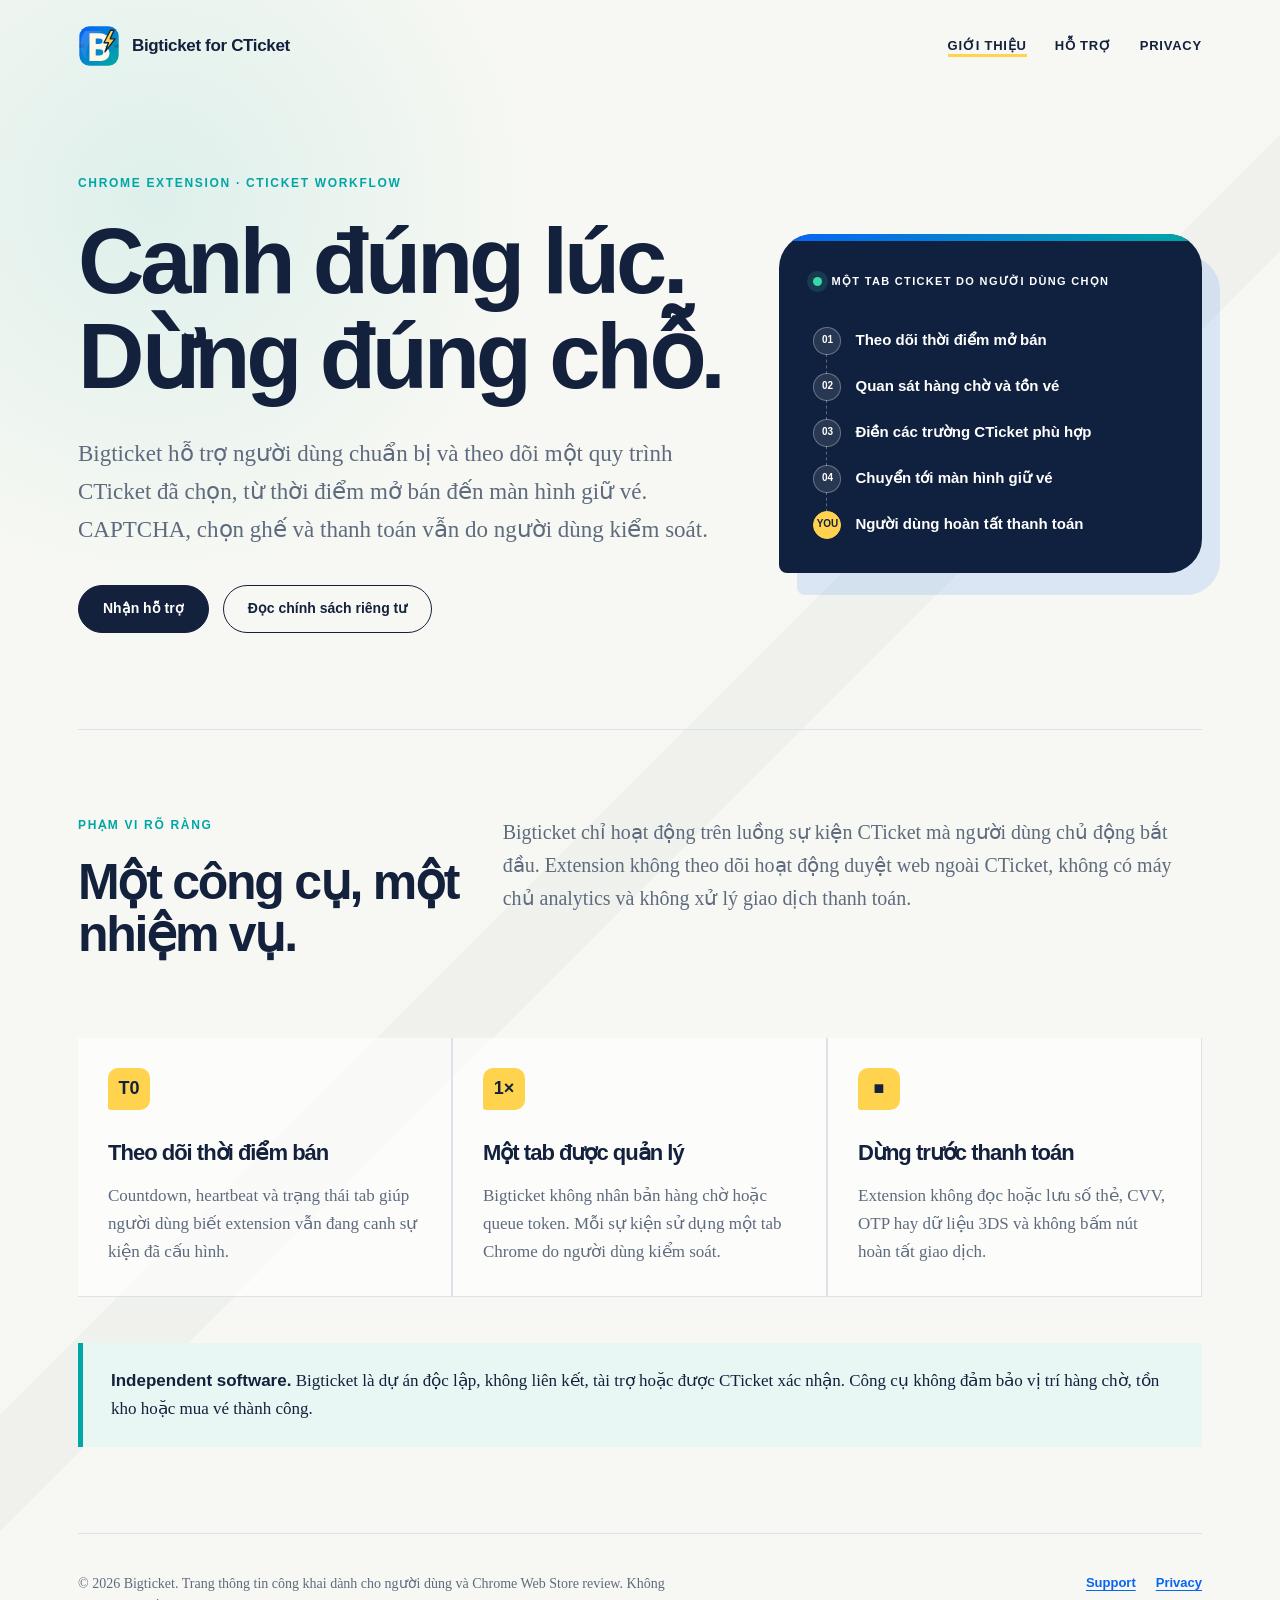
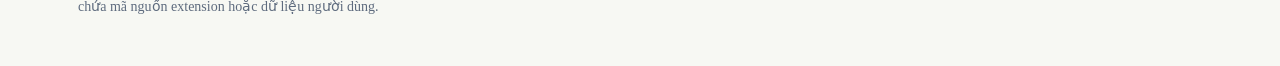
<file: index.html>
<!doctype html>
<html lang="vi">
<head>
  <meta charset="utf-8">
  <meta name="viewport" content="width=device-width, initial-scale=1">
  <meta name="description" content="Bigticket for CTicket là trợ lý Chrome giúp chuẩn bị, theo dõi và xử lý quy trình mua vé CTicket trong một tab do người dùng quản lý.">
  <meta name="theme-color" content="#10213f">
  <title>Bigticket for CTicket</title>
  <link rel="icon" href="./assets/bigticket-mark.svg" type="image/svg+xml">
  <link rel="stylesheet" href="./assets/styles.css">
</head>
<body>
  <div class="site-shell">
    <header class="site-header">
      <a class="brand" href="./" aria-label="Bigticket home">
        <img src="./assets/bigticket-mark.svg" alt="">
        <span>Bigticket for CTicket</span>
      </a>
      <nav class="site-nav" aria-label="Điều hướng chính">
        <a href="./" aria-current="page">Giới thiệu</a>
        <a href="./support/">Hỗ trợ</a>
        <a href="./privacy/">Privacy</a>
      </nav>
    </header>

    <main>
      <section class="hero">
        <div class="hero-copy">
          <p class="eyebrow">Chrome extension · CTicket workflow</p>
          <h1>Canh đúng lúc. Dừng đúng chỗ.</h1>
          <p>Bigticket hỗ trợ người dùng chuẩn bị và theo dõi một quy trình CTicket đã chọn, từ thời điểm mở bán đến màn hình giữ vé. CAPTCHA, chọn ghế và thanh toán vẫn do người dùng kiểm soát.</p>
          <div class="actions">
            <a class="button button-primary" href="./support/">Nhận hỗ trợ</a>
            <a class="button button-secondary" href="./privacy/">Đọc chính sách riêng tư</a>
          </div>
        </div>

        <aside class="signal-card" aria-label="Phạm vi hoạt động của Bigticket">
          <div class="signal-status"><span class="signal-dot"></span> Một tab CTicket do người dùng chọn</div>
          <ol class="route">
            <li><span class="route-marker">01</span><span>Theo dõi thời điểm mở bán</span></li>
            <li><span class="route-marker">02</span><span>Quan sát hàng chờ và tồn vé</span></li>
            <li><span class="route-marker">03</span><span>Điền các trường CTicket phù hợp</span></li>
            <li><span class="route-marker">04</span><span>Chuyển tới màn hình giữ vé</span></li>
            <li><span class="route-marker">YOU</span><span>Người dùng hoàn tất thanh toán</span></li>
          </ol>
        </aside>
      </section>

      <section class="section" aria-labelledby="scope-title">
        <div class="section-intro">
          <div>
            <p class="eyebrow">Phạm vi rõ ràng</p>
            <h2 id="scope-title">Một công cụ, một nhiệm vụ.</h2>
          </div>
          <p>Bigticket chỉ hoạt động trên luồng sự kiện CTicket mà người dùng chủ động bắt đầu. Extension không theo dõi hoạt động duyệt web ngoài CTicket, không có máy chủ analytics và không xử lý giao dịch thanh toán.</p>
        </div>

        <div class="feature-grid">
          <article class="feature">
            <span class="feature-icon" aria-hidden="true">T0</span>
            <h3>Theo dõi thời điểm bán</h3>
            <p>Countdown, heartbeat và trạng thái tab giúp người dùng biết extension vẫn đang canh sự kiện đã cấu hình.</p>
          </article>
          <article class="feature">
            <span class="feature-icon" aria-hidden="true">1×</span>
            <h3>Một tab được quản lý</h3>
            <p>Bigticket không nhân bản hàng chờ hoặc queue token. Mỗi sự kiện sử dụng một tab Chrome do người dùng kiểm soát.</p>
          </article>
          <article class="feature">
            <span class="feature-icon" aria-hidden="true">■</span>
            <h3>Dừng trước thanh toán</h3>
            <p>Extension không đọc hoặc lưu số thẻ, CVV, OTP hay dữ liệu 3DS và không bấm nút hoàn tất giao dịch.</p>
          </article>
        </div>

        <div class="notice">
          <strong>Independent software.</strong> Bigticket là dự án độc lập, không liên kết, tài trợ hoặc được CTicket xác nhận. Công cụ không đảm bảo vị trí hàng chờ, tồn kho hoặc mua vé thành công.
        </div>
      </section>
    </main>

    <footer class="site-footer">
      <div class="footer-inner">
        <p>© 2026 Bigticket. Trang thông tin công khai dành cho người dùng và Chrome Web Store review. Không chứa mã nguồn extension hoặc dữ liệu người dùng.</p>
        <div class="footer-links">
          <a href="./support/">Support</a>
          <a href="./privacy/">Privacy</a>
        </div>
      </div>
    </footer>
  </div>
</body>
</html>
</file>
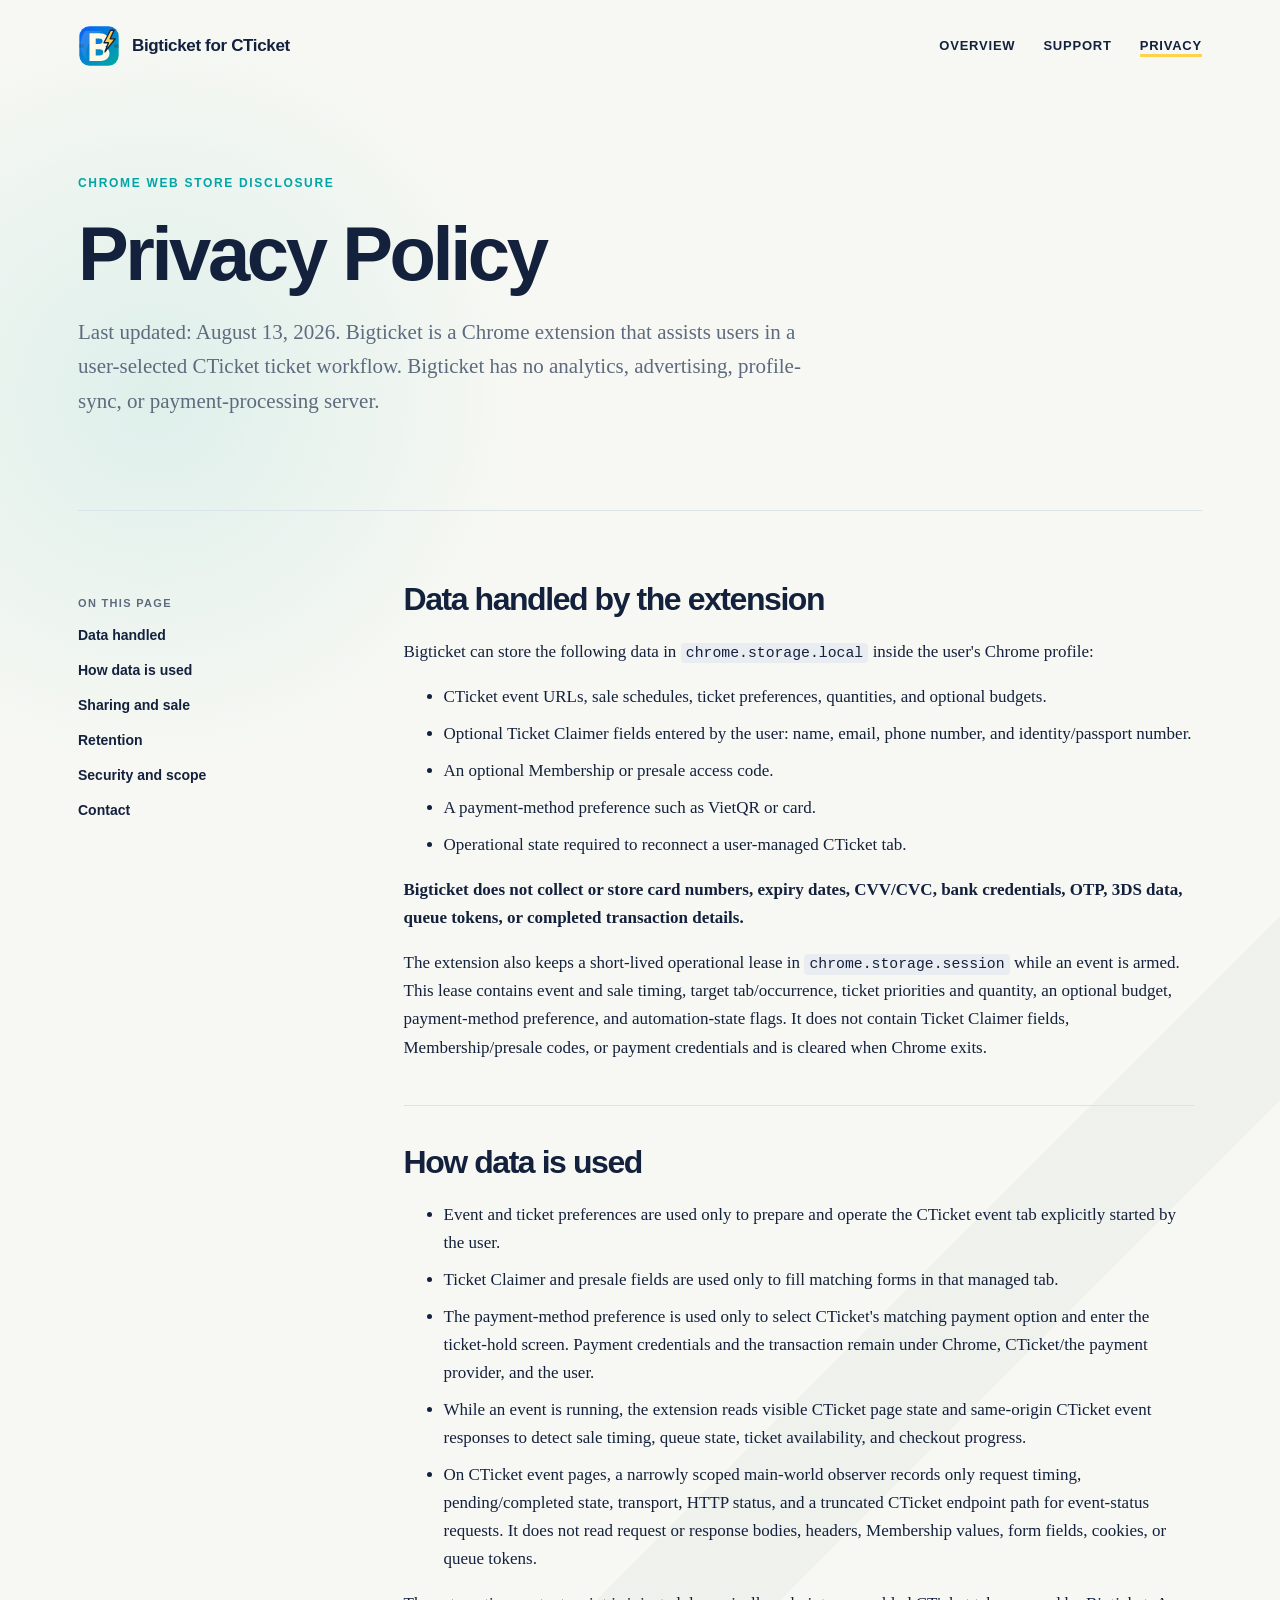
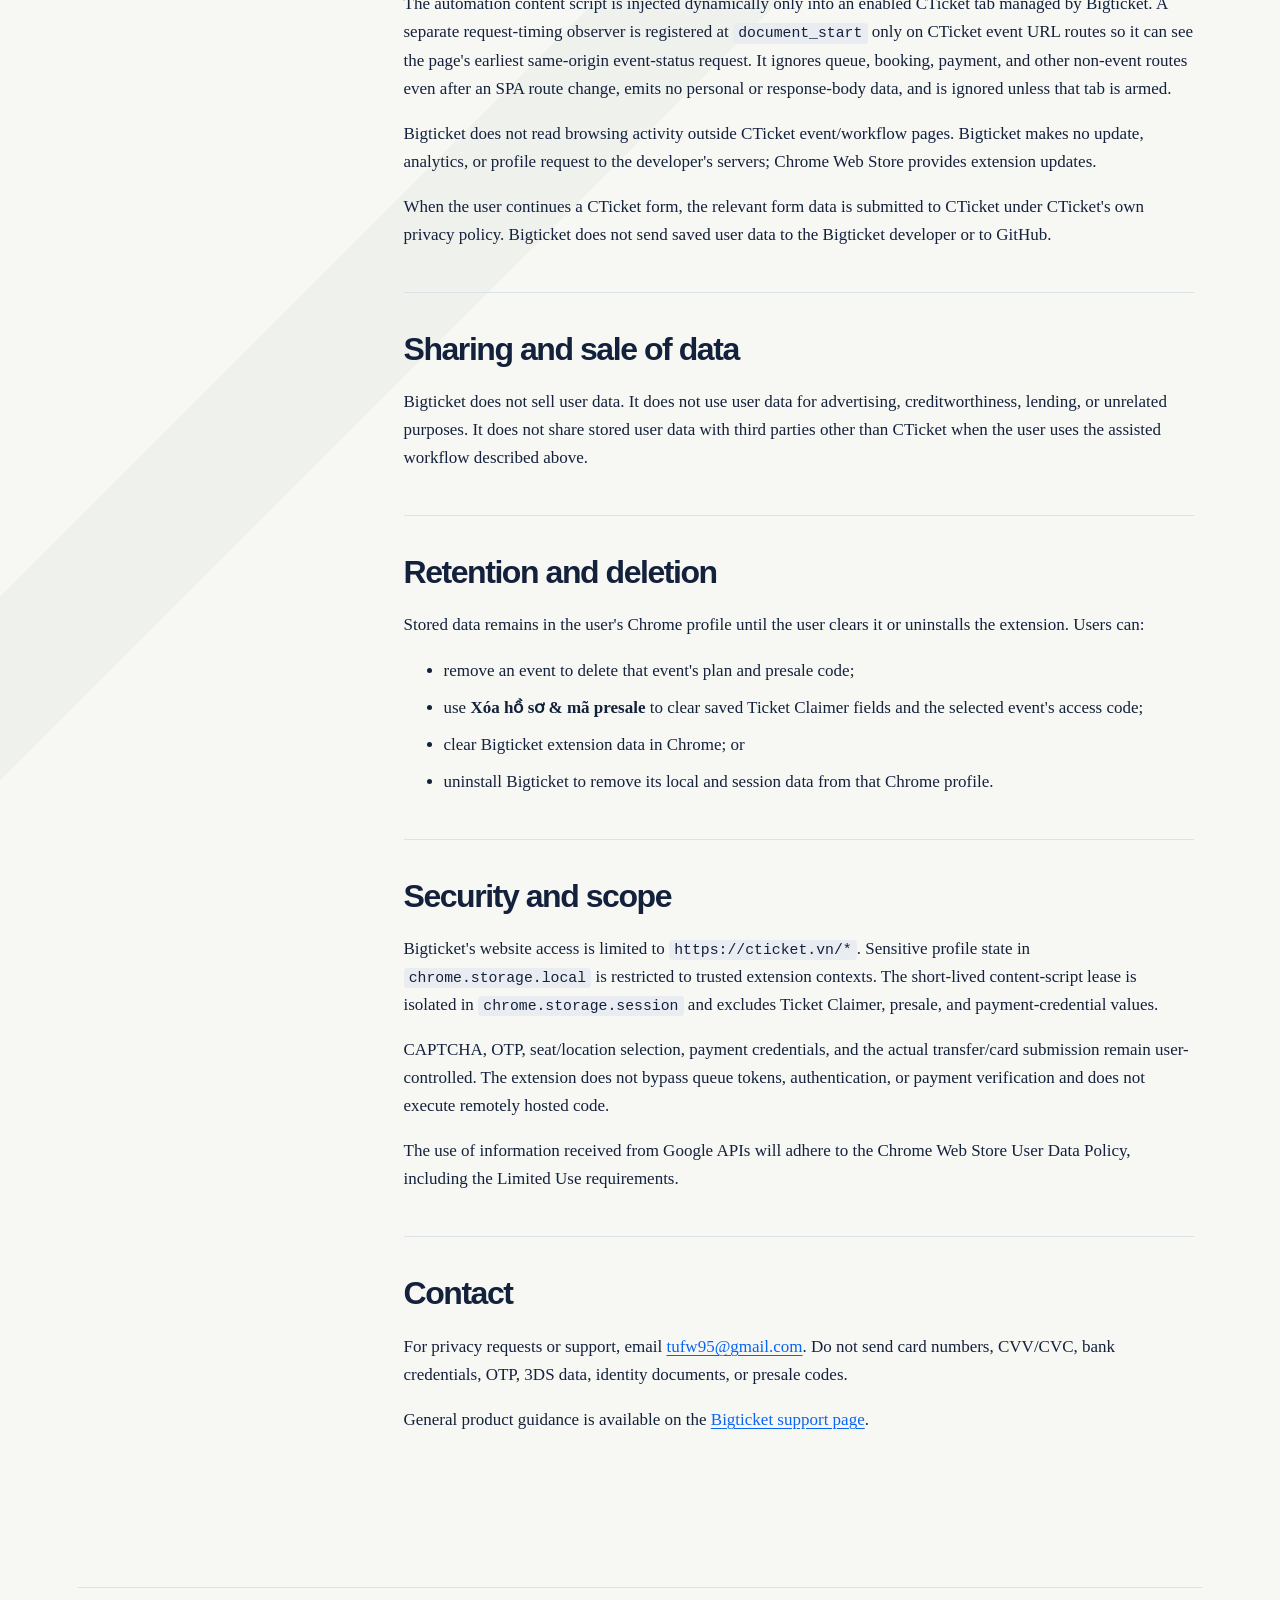
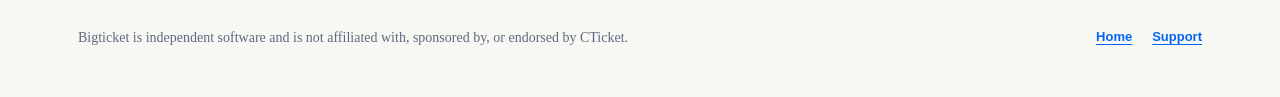
<file: privacy/index.html>
<!doctype html>
<html lang="en">
<head>
  <meta charset="utf-8">
  <meta name="viewport" content="width=device-width, initial-scale=1">
  <meta name="description" content="Bigticket for CTicket privacy policy.">
  <meta name="theme-color" content="#10213f">
  <title>Privacy Policy · Bigticket for CTicket</title>
  <link rel="icon" href="../assets/bigticket-mark.svg" type="image/svg+xml">
  <link rel="stylesheet" href="../assets/styles.css">
</head>
<body>
  <div class="site-shell">
    <header class="site-header">
      <a class="brand" href="../" aria-label="Bigticket home">
        <img src="../assets/bigticket-mark.svg" alt="">
        <span>Bigticket for CTicket</span>
      </a>
      <nav class="site-nav" aria-label="Primary navigation">
        <a href="../">Overview</a>
        <a href="../support/">Support</a>
        <a href="./" aria-current="page">Privacy</a>
      </nav>
    </header>

    <main>
      <section class="page-hero">
        <p class="eyebrow">Chrome Web Store disclosure</p>
        <h1>Privacy Policy</h1>
        <p>Last updated: August 13, 2026. Bigticket is a Chrome extension that assists users in a user-selected CTicket ticket workflow. Bigticket has no analytics, advertising, profile-sync, or payment-processing server.</p>
      </section>

      <div class="document-layout">
        <nav class="document-nav" aria-label="Privacy policy sections">
          <p>On this page</p>
          <a href="#data">Data handled</a>
          <a href="#use">How data is used</a>
          <a href="#sharing">Sharing and sale</a>
          <a href="#retention">Retention</a>
          <a href="#security">Security and scope</a>
          <a href="#contact">Contact</a>
        </nav>

        <article class="document">
          <section id="data">
            <h2>Data handled by the extension</h2>
            <p>Bigticket can store the following data in <code>chrome.storage.local</code> inside the user's Chrome profile:</p>
            <ul>
              <li>CTicket event URLs, sale schedules, ticket preferences, quantities, and optional budgets.</li>
              <li>Optional Ticket Claimer fields entered by the user: name, email, phone number, and identity/passport number.</li>
              <li>An optional Membership or presale access code.</li>
              <li>A payment-method preference such as VietQR or card.</li>
              <li>Operational state required to reconnect a user-managed CTicket tab.</li>
            </ul>
            <p><strong>Bigticket does not collect or store card numbers, expiry dates, CVV/CVC, bank credentials, OTP, 3DS data, queue tokens, or completed transaction details.</strong></p>
            <p>The extension also keeps a short-lived operational lease in <code>chrome.storage.session</code> while an event is armed. This lease contains event and sale timing, target tab/occurrence, ticket priorities and quantity, an optional budget, payment-method preference, and automation-state flags. It does not contain Ticket Claimer fields, Membership/presale codes, or payment credentials and is cleared when Chrome exits.</p>
          </section>

          <section id="use">
            <h2>How data is used</h2>
            <ul>
              <li>Event and ticket preferences are used only to prepare and operate the CTicket event tab explicitly started by the user.</li>
              <li>Ticket Claimer and presale fields are used only to fill matching forms in that managed tab.</li>
              <li>The payment-method preference is used only to select CTicket's matching payment option and enter the ticket-hold screen. Payment credentials and the transaction remain under Chrome, CTicket/the payment provider, and the user.</li>
              <li>While an event is running, the extension reads visible CTicket page state and same-origin CTicket event responses to detect sale timing, queue state, ticket availability, and checkout progress.</li>
              <li>On CTicket event pages, a narrowly scoped main-world observer records only request timing, pending/completed state, transport, HTTP status, and a truncated CTicket endpoint path for event-status requests. It does not read request or response bodies, headers, Membership values, form fields, cookies, or queue tokens.</li>
            </ul>
            <p>The automation content script is injected dynamically only into an enabled CTicket tab managed by Bigticket. A separate request-timing observer is registered at <code>document_start</code> only on CTicket event URL routes so it can see the page's earliest same-origin event-status request. It ignores queue, booking, payment, and other non-event routes even after an SPA route change, emits no personal or response-body data, and is ignored unless that tab is armed.</p>
            <p>Bigticket does not read browsing activity outside CTicket event/workflow pages. Bigticket makes no update, analytics, or profile request to the developer's servers; Chrome Web Store provides extension updates.</p>
            <p>When the user continues a CTicket form, the relevant form data is submitted to CTicket under CTicket's own privacy policy. Bigticket does not send saved user data to the Bigticket developer or to GitHub.</p>
          </section>

          <section id="sharing">
            <h2>Sharing and sale of data</h2>
            <p>Bigticket does not sell user data. It does not use user data for advertising, creditworthiness, lending, or unrelated purposes. It does not share stored user data with third parties other than CTicket when the user uses the assisted workflow described above.</p>
          </section>

          <section id="retention">
            <h2>Retention and deletion</h2>
            <p>Stored data remains in the user's Chrome profile until the user clears it or uninstalls the extension. Users can:</p>
            <ul>
              <li>remove an event to delete that event's plan and presale code;</li>
              <li>use <strong>Xóa hồ sơ &amp; mã presale</strong> to clear saved Ticket Claimer fields and the selected event's access code;</li>
              <li>clear Bigticket extension data in Chrome; or</li>
              <li>uninstall Bigticket to remove its local and session data from that Chrome profile.</li>
            </ul>
          </section>

          <section id="security">
            <h2>Security and scope</h2>
            <p>Bigticket's website access is limited to <code>https://cticket.vn/*</code>. Sensitive profile state in <code>chrome.storage.local</code> is restricted to trusted extension contexts. The short-lived content-script lease is isolated in <code>chrome.storage.session</code> and excludes Ticket Claimer, presale, and payment-credential values.</p>
            <p>CAPTCHA, OTP, seat/location selection, payment credentials, and the actual transfer/card submission remain user-controlled. The extension does not bypass queue tokens, authentication, or payment verification and does not execute remotely hosted code.</p>
            <p>The use of information received from Google APIs will adhere to the Chrome Web Store User Data Policy, including the Limited Use requirements.</p>
          </section>

          <section id="contact">
            <h2>Contact</h2>
            <p>For privacy requests or support, email <a href="mailto:tufw95@gmail.com">tufw95@gmail.com</a>. Do not send card numbers, CVV/CVC, bank credentials, OTP, 3DS data, identity documents, or presale codes.</p>
            <p>General product guidance is available on the <a href="../support/">Bigticket support page</a>.</p>
          </section>
        </article>
      </div>
    </main>

    <footer class="site-footer">
      <div class="footer-inner">
        <p>Bigticket is independent software and is not affiliated with, sponsored by, or endorsed by CTicket.</p>
        <div class="footer-links">
          <a href="../">Home</a>
          <a href="../support/">Support</a>
        </div>
      </div>
    </footer>
  </div>
</body>
</html>
</file>
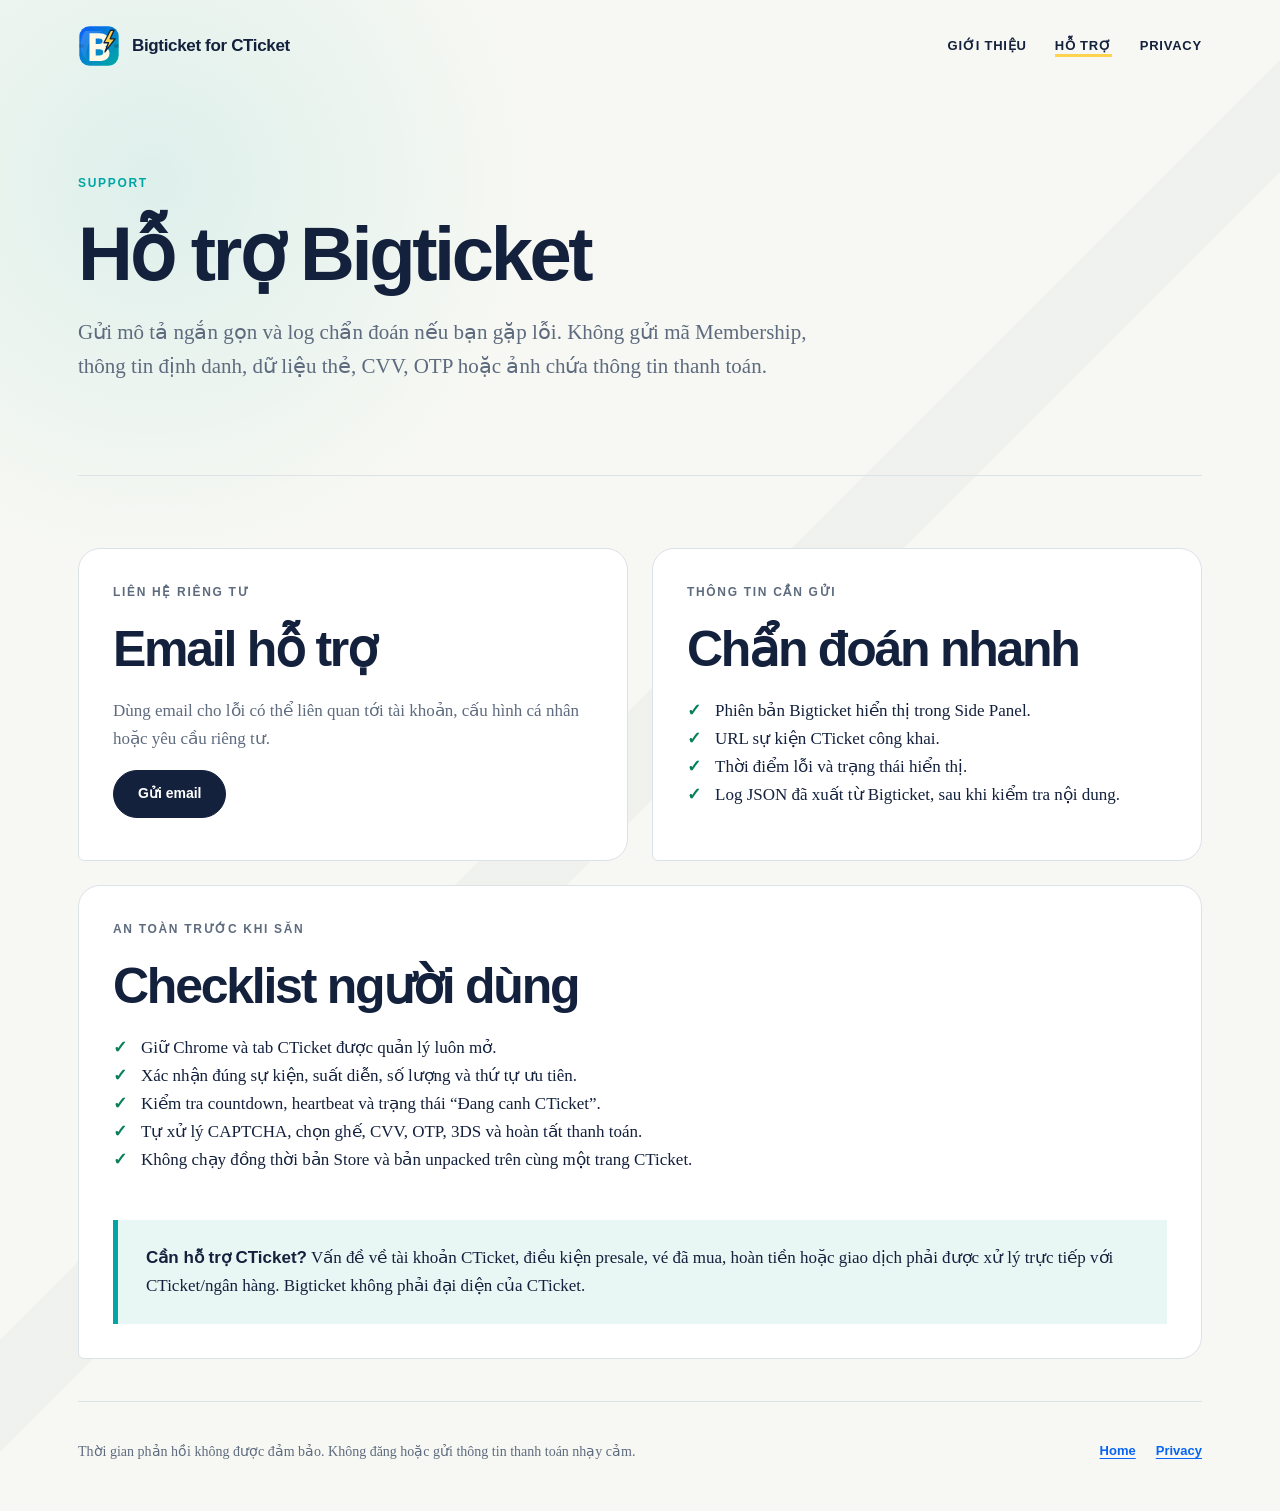
<file: support/index.html>
<!doctype html>
<html lang="vi">
<head>
  <meta charset="utf-8">
  <meta name="viewport" content="width=device-width, initial-scale=1">
  <meta name="description" content="Trang hỗ trợ chính thức của Bigticket for CTicket.">
  <meta name="theme-color" content="#10213f">
  <title>Hỗ trợ · Bigticket for CTicket</title>
  <link rel="icon" href="../assets/bigticket-mark.svg" type="image/svg+xml">
  <link rel="stylesheet" href="../assets/styles.css">
</head>
<body>
  <div class="site-shell">
    <header class="site-header">
      <a class="brand" href="../" aria-label="Bigticket home">
        <img src="../assets/bigticket-mark.svg" alt="">
        <span>Bigticket for CTicket</span>
      </a>
      <nav class="site-nav" aria-label="Điều hướng chính">
        <a href="../">Giới thiệu</a>
        <a href="./" aria-current="page">Hỗ trợ</a>
        <a href="../privacy/">Privacy</a>
      </nav>
    </header>

    <main>
      <section class="page-hero">
        <p class="eyebrow">Support</p>
        <h1>Hỗ trợ Bigticket</h1>
        <p>Gửi mô tả ngắn gọn và log chẩn đoán nếu bạn gặp lỗi. Không gửi mã Membership, thông tin định danh, dữ liệu thẻ, CVV, OTP hoặc ảnh chứa thông tin thanh toán.</p>
      </section>

      <section class="support-grid" aria-label="Các kênh hỗ trợ">
        <article class="support-card">
          <p class="eyebrow">Liên hệ riêng tư</p>
          <h2>Email hỗ trợ</h2>
          <p>Dùng email cho lỗi có thể liên quan tới tài khoản, cấu hình cá nhân hoặc yêu cầu riêng tư.</p>
          <a class="button button-primary" href="mailto:tufw95@gmail.com?subject=Bigticket%20Support">Gửi email</a>
        </article>

        <article class="support-card">
          <p class="eyebrow">Thông tin cần gửi</p>
          <h2>Chẩn đoán nhanh</h2>
          <ul class="checklist">
            <li>Phiên bản Bigticket hiển thị trong Side Panel.</li>
            <li>URL sự kiện CTicket công khai.</li>
            <li>Thời điểm lỗi và trạng thái hiển thị.</li>
            <li>Log JSON đã xuất từ Bigticket, sau khi kiểm tra nội dung.</li>
          </ul>
        </article>

        <article class="support-card support-card-wide">
          <p class="eyebrow">An toàn trước khi săn</p>
          <h2>Checklist người dùng</h2>
          <ul class="checklist">
            <li>Giữ Chrome và tab CTicket được quản lý luôn mở.</li>
            <li>Xác nhận đúng sự kiện, suất diễn, số lượng và thứ tự ưu tiên.</li>
            <li>Kiểm tra countdown, heartbeat và trạng thái “Đang canh CTicket”.</li>
            <li>Tự xử lý CAPTCHA, chọn ghế, CVV, OTP, 3DS và hoàn tất thanh toán.</li>
            <li>Không chạy đồng thời bản Store và bản unpacked trên cùng một trang CTicket.</li>
          </ul>
          <div class="notice">
            <strong>Cần hỗ trợ CTicket?</strong> Vấn đề về tài khoản CTicket, điều kiện presale, vé đã mua, hoàn tiền hoặc giao dịch phải được xử lý trực tiếp với CTicket/ngân hàng. Bigticket không phải đại diện của CTicket.
          </div>
        </article>
      </section>
    </main>

    <footer class="site-footer">
      <div class="footer-inner">
        <p>Thời gian phản hồi không được đảm bảo. Không đăng hoặc gửi thông tin thanh toán nhạy cảm.</p>
        <div class="footer-links">
          <a href="../">Home</a>
          <a href="../privacy/">Privacy</a>
        </div>
      </div>
    </footer>
  </div>
</body>
</html>
</file>
<file: assets/styles.css>
:root {
  --navy: #10213f;
  --blue: #0864f5;
  --teal: #00a6a6;
  --yellow: #ffd34d;
  --paper: #f7f8f3;
  --white: #ffffff;
  --ink: #14213d;
  --muted: #5e6b7e;
  --line: #dbe2e8;
  --success: #087f5b;
  --display: "Avenir Next", "Century Gothic", Futura, sans-serif;
  --body: Charter, "Iowan Old Style", Georgia, serif;
  --utility: "Avenir Next Condensed", "Arial Narrow", sans-serif;
  color-scheme: light;
}

* {
  box-sizing: border-box;
}

html {
  scroll-behavior: smooth;
}

body {
  margin: 0;
  background:
    radial-gradient(circle at 12% 12%, rgb(0 166 166 / 10%), transparent 24rem),
    linear-gradient(135deg, transparent 0 48%, rgb(16 33 63 / 3%) 48% 52%, transparent 52% 100%),
    var(--paper);
  color: var(--ink);
  font-family: var(--body);
  font-size: 17px;
  line-height: 1.65;
  min-height: 100vh;
}

a {
  color: var(--blue);
  text-decoration-thickness: 1px;
  text-underline-offset: 0.2em;
}

a:hover {
  color: var(--navy);
}

a:focus-visible,
button:focus-visible {
  border-radius: 4px;
  outline: 3px solid var(--yellow);
  outline-offset: 4px;
}

.site-shell {
  margin: 0 auto;
  max-width: 1180px;
  padding: 0 28px;
}

.site-header {
  align-items: center;
  display: flex;
  justify-content: space-between;
  min-height: 92px;
}

.brand {
  align-items: center;
  color: var(--ink);
  display: inline-flex;
  font-family: var(--display);
  font-size: 17px;
  font-weight: 750;
  gap: 12px;
  letter-spacing: -0.02em;
  text-decoration: none;
}

.brand img {
  height: 42px;
  width: 42px;
}

.site-nav {
  align-items: center;
  display: flex;
  font-family: var(--utility);
  font-size: 13px;
  font-weight: 700;
  gap: 28px;
  letter-spacing: 0.06em;
  text-transform: uppercase;
}

.site-nav a {
  color: var(--ink);
  text-decoration: none;
}

.site-nav a[aria-current="page"] {
  box-shadow: inset 0 -3px var(--yellow);
}

.hero {
  display: grid;
  gap: 56px;
  grid-template-columns: minmax(0, 1.1fr) minmax(300px, 0.72fr);
  min-height: 610px;
  padding: 82px 0 96px;
}

.eyebrow {
  color: var(--teal);
  font-family: var(--utility);
  font-size: 12px;
  font-weight: 800;
  letter-spacing: 0.14em;
  margin: 0 0 20px;
  text-transform: uppercase;
}

h1,
h2,
h3 {
  font-family: var(--display);
  letter-spacing: -0.045em;
  line-height: 1.04;
  margin-top: 0;
}

h1 {
  font-size: clamp(48px, 7.4vw, 92px);
  max-width: 820px;
  margin-bottom: 30px;
}

h2 {
  font-size: clamp(32px, 4vw, 50px);
  margin-bottom: 22px;
}

h3 {
  font-size: 22px;
  margin-bottom: 12px;
}

.hero-copy {
  align-self: center;
}

.hero-copy > p:not(.eyebrow) {
  color: var(--muted);
  font-size: clamp(19px, 2vw, 23px);
  max-width: 650px;
}

.actions {
  display: flex;
  flex-wrap: wrap;
  gap: 14px;
  margin-top: 36px;
}

.button {
  align-items: center;
  border: 1px solid var(--ink);
  border-radius: 999px;
  display: inline-flex;
  font-family: var(--display);
  font-size: 14px;
  font-weight: 750;
  justify-content: center;
  min-height: 48px;
  padding: 0 24px;
  text-decoration: none;
  transition: transform 140ms ease, box-shadow 140ms ease, background-color 140ms ease;
}

.button:hover {
  box-shadow: 4px 5px 0 var(--ink);
  transform: translate(-2px, -2px);
}

.button-primary {
  background: var(--ink);
  color: var(--white);
}

.button-primary:hover {
  color: var(--white);
}

.button-secondary {
  background: transparent;
  color: var(--ink);
}

.signal-card {
  align-self: center;
  background: var(--navy);
  border-radius: 34px 34px 34px 8px;
  box-shadow: 18px 22px 0 rgb(8 100 245 / 12%);
  color: var(--white);
  overflow: hidden;
  padding: 34px;
  position: relative;
}

.signal-card::before {
  background: linear-gradient(90deg, var(--blue), var(--teal));
  content: "";
  height: 7px;
  inset: 0 0 auto;
  position: absolute;
}

.signal-status {
  align-items: center;
  display: flex;
  font-family: var(--utility);
  font-size: 11px;
  font-weight: 800;
  gap: 9px;
  letter-spacing: 0.12em;
  margin: 4px 0 36px;
  text-transform: uppercase;
}

.signal-dot {
  background: #38d9a9;
  border-radius: 50%;
  box-shadow: 0 0 0 6px rgb(56 217 169 / 14%);
  height: 9px;
  width: 9px;
}

.route {
  display: grid;
  gap: 18px;
  list-style: none;
  margin: 0;
  padding: 0;
}

.route li {
  align-items: center;
  display: grid;
  font-family: var(--display);
  font-size: 15px;
  font-weight: 650;
  gap: 14px;
  grid-template-columns: 28px 1fr;
  position: relative;
}

.route li:not(:last-child)::after {
  border-left: 1px dashed rgb(255 255 255 / 32%);
  content: "";
  height: 20px;
  left: 13px;
  position: absolute;
  top: 27px;
}

.route-marker {
  align-items: center;
  background: rgb(255 255 255 / 10%);
  border: 1px solid rgb(255 255 255 / 30%);
  border-radius: 50%;
  display: flex;
  font-family: var(--utility);
  font-size: 10px;
  height: 28px;
  justify-content: center;
  width: 28px;
}

.route li:last-child .route-marker {
  background: var(--yellow);
  border-color: var(--yellow);
  color: var(--ink);
}

.section {
  border-top: 1px solid var(--line);
  padding: 86px 0;
}

.section-intro {
  display: grid;
  gap: 40px;
  grid-template-columns: minmax(220px, 0.55fr) minmax(0, 1fr);
}

.section-intro > p {
  color: var(--muted);
  font-size: 20px;
  margin: 0;
  max-width: 720px;
}

.feature-grid {
  display: grid;
  gap: 1px;
  grid-template-columns: repeat(3, 1fr);
  margin-top: 56px;
  overflow: hidden;
}

.feature {
  background: rgb(255 255 255 / 65%);
  border: 1px solid var(--line);
  margin: -1px 0 0 -1px;
  min-height: 245px;
  padding: 30px;
}

.feature-icon {
  align-items: center;
  background: var(--yellow);
  border-radius: 10px 10px 10px 3px;
  display: inline-flex;
  font-family: var(--display);
  font-size: 18px;
  font-weight: 800;
  height: 42px;
  justify-content: center;
  margin-bottom: 32px;
  width: 42px;
}

.feature p {
  color: var(--muted);
  margin-bottom: 0;
}

.notice {
  background: #e8f6f4;
  border-left: 5px solid var(--teal);
  margin-top: 46px;
  padding: 24px 28px;
}

.notice strong {
  font-family: var(--display);
}

.page-hero {
  border-bottom: 1px solid var(--line);
  padding: 82px 0 70px;
}

.page-hero h1 {
  font-size: clamp(46px, 6vw, 76px);
  margin-bottom: 22px;
}

.page-hero p:not(.eyebrow) {
  color: var(--muted);
  font-size: 21px;
  max-width: 750px;
}

.document-layout {
  display: grid;
  gap: 70px;
  grid-template-columns: minmax(170px, 0.32fr) minmax(0, 1fr);
  padding: 72px 0 110px;
}

.document-nav {
  align-self: start;
  position: sticky;
  top: 28px;
}

.document-nav p {
  color: var(--muted);
  font-family: var(--utility);
  font-size: 11px;
  font-weight: 800;
  letter-spacing: 0.12em;
  text-transform: uppercase;
}

.document-nav a {
  color: var(--ink);
  display: block;
  font-family: var(--display);
  font-size: 14px;
  font-weight: 650;
  margin: 12px 0;
  text-decoration: none;
}

.document {
  max-width: 790px;
}

.document section {
  border-top: 1px solid var(--line);
  padding: 40px 0 26px;
}

.document section:first-child {
  border-top: 0;
  padding-top: 0;
}

.document h2 {
  font-size: 32px;
}

.document h3 {
  font-size: 19px;
  line-height: 1.3;
  margin-top: 30px;
}

.document li + li {
  margin-top: 9px;
}

.document code {
  background: #e9edf2;
  border-radius: 4px;
  font-size: 0.87em;
  padding: 0.15em 0.35em;
}

.support-grid {
  display: grid;
  gap: 24px;
  grid-template-columns: repeat(2, minmax(0, 1fr));
  padding: 72px 0 42px;
}

.support-card {
  background: var(--white);
  border: 1px solid var(--line);
  border-radius: 22px 22px 22px 6px;
  padding: 34px;
}

.support-card p {
  color: var(--muted);
}

.support-card-wide {
  grid-column: 1 / -1;
}

.checklist {
  list-style: none;
  padding: 0;
}

.checklist li {
  padding-left: 28px;
  position: relative;
}

.checklist li::before {
  color: var(--success);
  content: "✓";
  font-family: var(--display);
  font-weight: 900;
  left: 0;
  position: absolute;
}

.site-footer {
  border-top: 1px solid var(--line);
  padding: 38px 0 48px;
}

.footer-inner {
  align-items: start;
  display: flex;
  gap: 24px;
  justify-content: space-between;
}

.footer-inner p {
  color: var(--muted);
  font-size: 14px;
  margin: 0;
  max-width: 610px;
}

.footer-links {
  display: flex;
  font-family: var(--display);
  font-size: 13px;
  font-weight: 650;
  gap: 20px;
}

@media (prefers-reduced-motion: reduce) {
  html {
    scroll-behavior: auto;
  }

  .button {
    transition: none;
  }
}

@media (max-width: 780px) {
  .site-shell {
    padding: 0 20px;
  }

  .site-header {
    align-items: flex-start;
    flex-direction: column;
    gap: 18px;
    padding: 22px 0;
  }

  .site-nav {
    gap: 18px;
    width: 100%;
  }

  .hero,
  .section-intro,
  .document-layout {
    grid-template-columns: 1fr;
  }

  .hero {
    gap: 48px;
    min-height: 0;
    padding: 58px 0 78px;
  }

  .feature-grid,
  .support-grid {
    grid-template-columns: 1fr;
  }

  .support-card-wide {
    grid-column: auto;
  }

  .document-nav {
    display: none;
  }

  .footer-inner {
    flex-direction: column;
  }
}

@media (max-width: 460px) {
  body {
    font-size: 16px;
  }

  .site-nav {
    font-size: 11px;
    justify-content: space-between;
  }

  h1 {
    font-size: 44px;
  }

  .signal-card,
  .support-card {
    padding: 26px;
  }

  .actions,
  .actions .button {
    width: 100%;
  }
}
</file>
